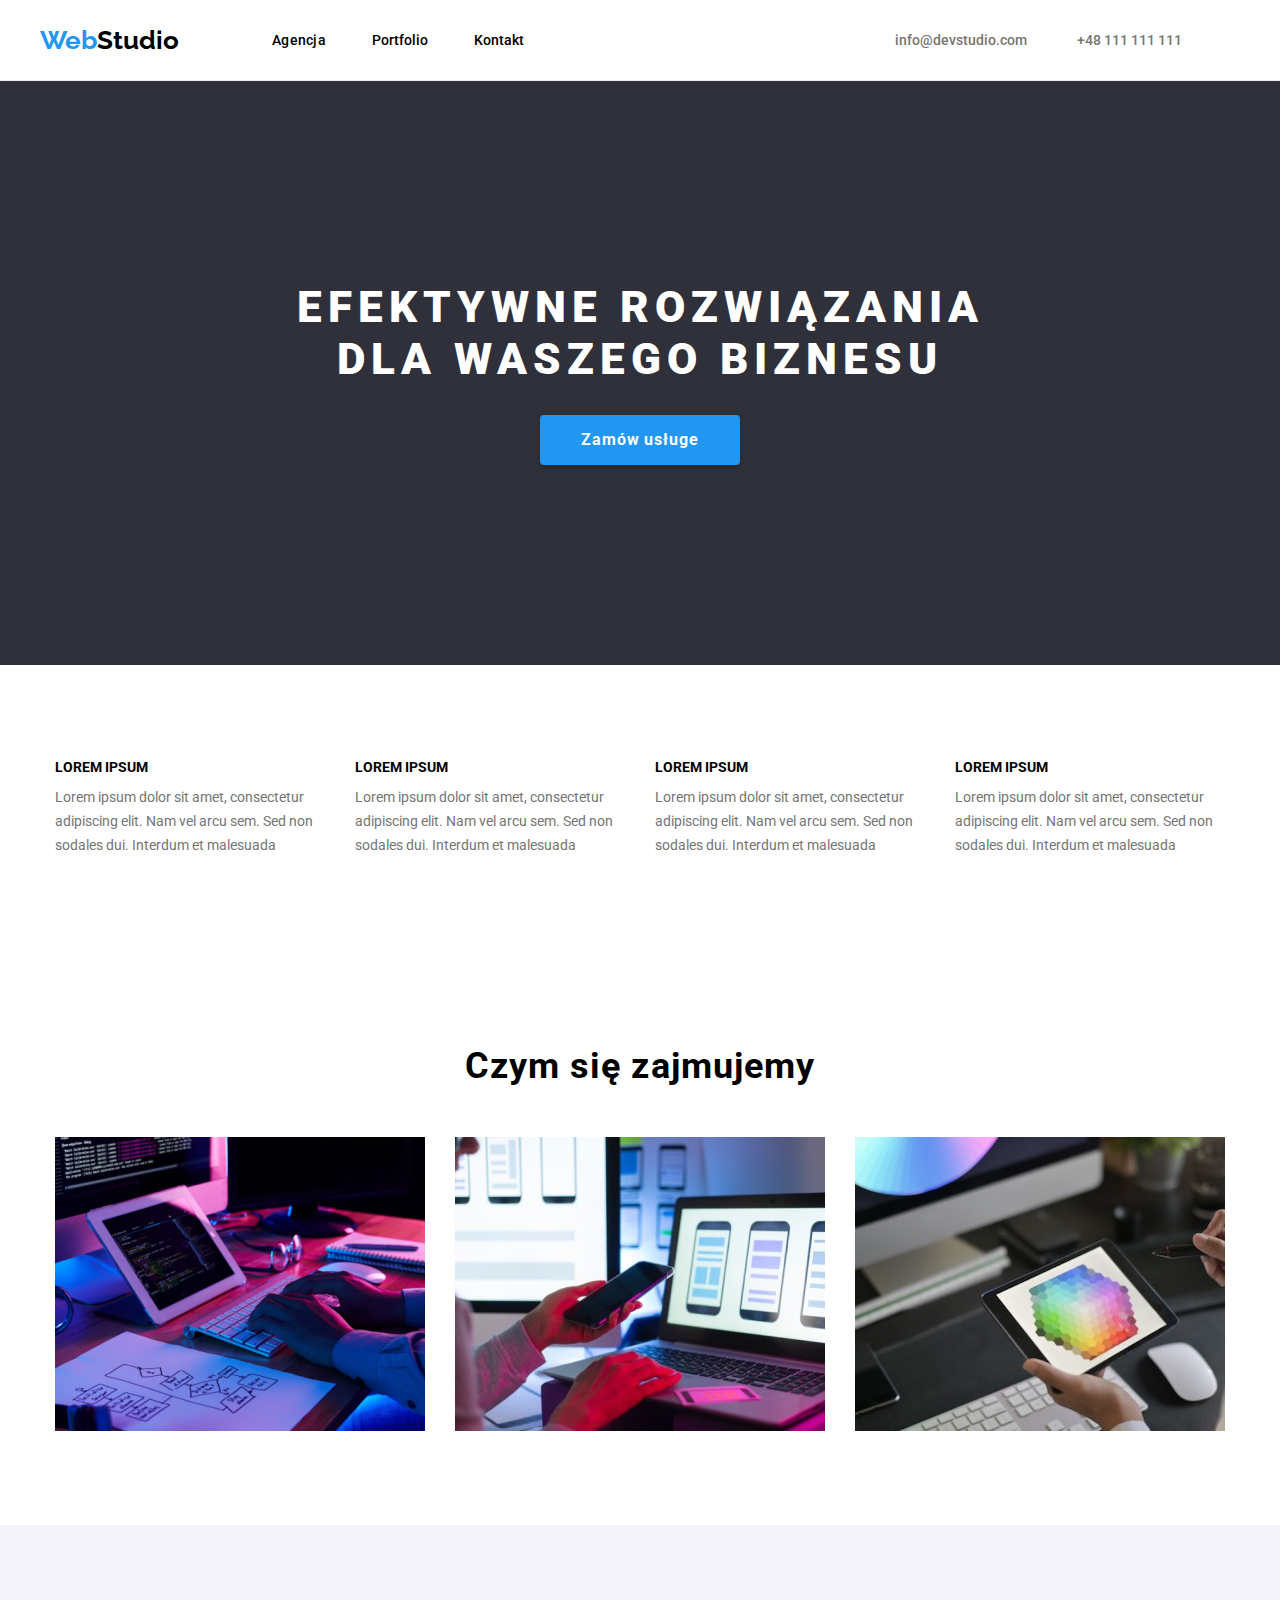
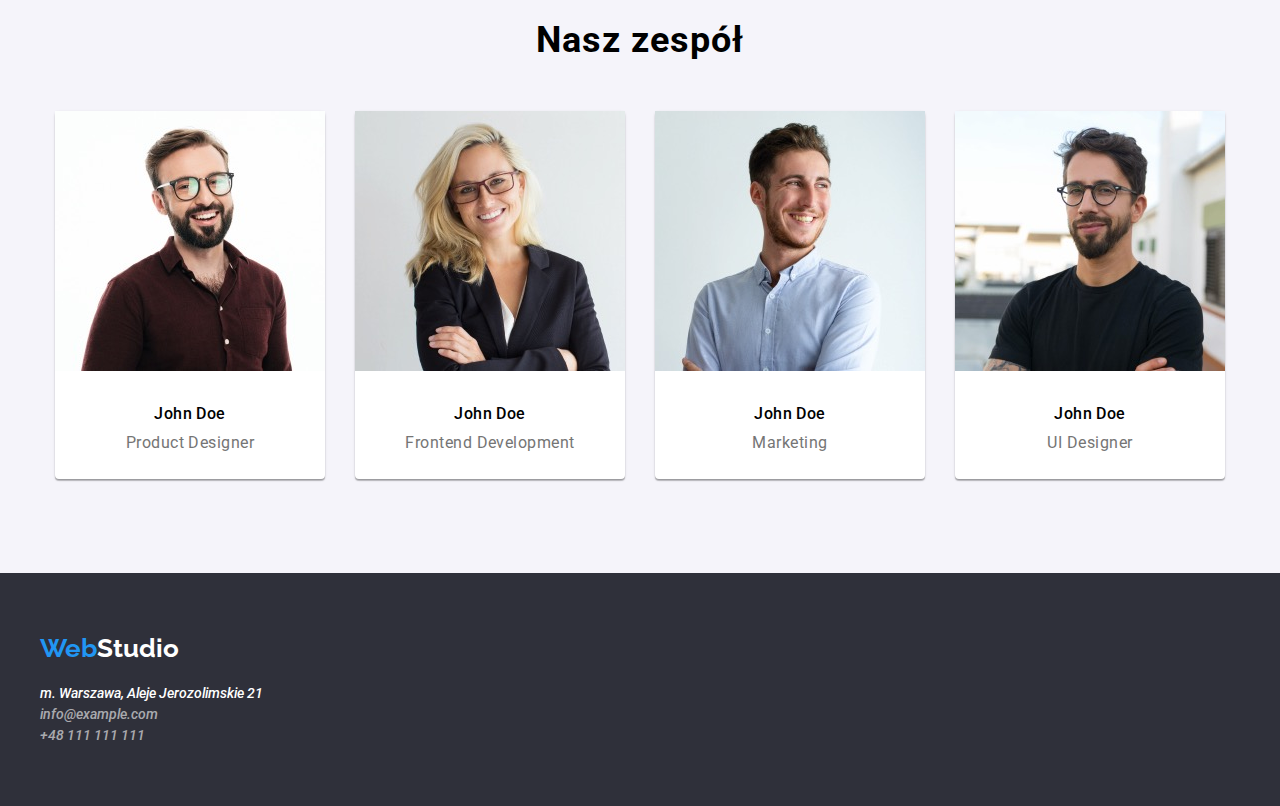
<file: index.html>
<!DOCTYPE html>
<html lang="en">
  <head>
    <meta charset="UTF-8" />
    <meta http-equiv="X-UA-Compatible" content="IE=edge" />
    <meta name="viewport" content="width=device-width, initial-scale=1.0" />
    <link rel="stylesheet" href="style/style.css" />
    <link rel="preconnect" href="https://fonts.googleapis.com" />
    <link rel="preconnect" href="https://fonts.gstatic.com" crossorigin />
    <link
      href="https://fonts.googleapis.com/css2?family=Raleway:wght@700&family=Roboto:wght@400;500;700;900&display=swap"
      rel="stylesheet"
    />
    <title>Studio</title>
  </head>
  <body>
    <header class="header_box">
      <div class="container">
        <div class="first_div">
          <a class="nav" href="./index.html"
            ><span class="first_color">Web</span>Studio</a
          >
          <nav class="navi_header">
            <ul class="list_header">
              <li class="item">
                <a class="agency" href="./Agencja">Agencja</a>
              </li>
              <li class="item">
                <a class="portfolio" href="./portfolio.html">Portfolio</a>
              </li>
              <li class="item">
                <a class="contact" href="./Kontakt">Kontakt</a>
              </li>
            </ul>
          </nav>
          <ul class="list">
            <li class="item">
              <a class="mail_head" href="mailto:info@devstudio.com"
                >info@devstudio.com</a
              >
            </li>
            <li class="item">
              <a class="tel_head" href="tel:+48111111111"> +48 111 111 111</a>
            </li>
          </ul>
        </div>
      </div>
    </header>
    <main>
      <section class="section_main">
        <div class="container">
          <div class="secondary_header">
            <h1 class="head_heading">
              EFEKTYWNE ROZWIĄZANIA DLA WASZEGO BIZNESU
            </h1>
            <button class="first_button" type="button">
              <span class="order">Zamów usługe</span>
            </button>
          </div>
        </div>
      </section>
      <section>
        <div class="container">
          <ul class="lorem_list">
            <li class="lorem1">
              <div class="lorem_box">
                <h4>LOREM IPSUM</h4>

                <p>
                  Lorem ipsum dolor sit amet, consectetur adipiscing elit. Nam
                  vel arcu sem. Sed non sodales dui. Interdum et malesuada
                </p>
              </div>
            </li>

            <li class="lorem2">
              <div class="lorem_box">
                <h4>LOREM IPSUM</h4>

                <p>
                  Lorem ipsum dolor sit amet, consectetur adipiscing elit. Nam
                  vel arcu sem. Sed non sodales dui. Interdum et malesuada
                </p>
              </div>
            </li>

            <li class="lorem3">
              <div class="lorem_box">
                <h4>LOREM IPSUM</h4>

                <p>
                  Lorem ipsum dolor sit amet, consectetur adipiscing elit. Nam
                  vel arcu sem. Sed non sodales dui. Interdum et malesuada
                </p>
              </div>
            </li>
            <li class="lorem4">
              <div class="lorem_box">
                <h4>LOREM IPSUM</h4>

                <p>
                  Lorem ipsum dolor sit amet, consectetur adipiscing elit. Nam
                  vel arcu sem. Sed non sodales dui. Interdum et malesuada
                </p>
              </div>
            </li>
          </ul>
        </div>
      </section>
      <section>
        <div class="container"></div>
          <h2 class="h2">Czym się zajmujemy</h2>
          <ul class="list_img">
            <li class="img_style1">
              <figure>
                <img
                  src="./images/image.jpg"
                  alt="desk, keyboard and a man designed by IT page"
                  width="370"
                  height="294"
                />
              </figure>
            </li>
            <li class="img_style2">
              <figure>
                <img
                  src="./images/image-3.jpg"
                  alt="man writing application code on the phone"
                  width="370"
                  height="294"
                />
              </figure>
            </li>
            <li class="img_style3">
              <figure>
                <img
                  src="./images/image-2.jpg"
                  alt="man holding tablet at the desk"
                  width="370"
                  height="294"
                />
              </figure>
            </li>
          </ul>
        </div>
      </section>
      <section class="background_crew">
        <div class="container">
          <h2 class="h2">Nasz zespół</h2>
          <ul class="list_crew">
            <li>
              <div class="box">
                <figure class="crew_img">
                  <img
                    src="./images/image-2-kopia.jpg?raw=true"
                    alt="crew no.1"
                    width="270"
                    height="260"
                  />
                  <figcaption>
                    <p class="name">John Doe</p>
                    <p class="workplace">Product Designer</p>
                  </figcaption>
                </figure>
              </div>
            </li>
            <li>
              <div class="box">
                <figure class="crew_img">
                  <img
                    src="./images/image-3-kopia.jpg?raw=true"
                    alt="crew no.2"
                    width="270"
                    height="260"
                  />
                  <figcaption>
                    <p class="name">John Doe</p>
                    <p class="workplace">Frontend Development</p>
                  </figcaption>
                </figure>
              </div>
            </li>
            <li>
              <div class="box">
                <figure class="crew_img">
                  <img
                    src="./images/image-4.jpg?raw=true"
                    alt="crew no.3"
                    width="270"
                    height="260"
                  />
                  <figcaption>
                    <p class="name">John Doe</p>
                    <p class="workplace">Marketing</p>
                  </figcaption>
                </figure>
              </div>
            </li>
            <li>
              <div class="box">
                <figure class="crew_img">
                  <img
                    src="./images/image-5.jpg?raw=true"
                    alt="crew no. 4"
                    width="270"
                    height="260"
                  />
                  <figcaption>
                    <p class="name">John Doe</p>
                    <p class="workplace">UI Designer</p>
                  </figcaption>
                </figure>
              </div>
            </li>
          </ul>
        </div>
      </section>
    </main>
    <footer class="footer">
      <div class="container">
        <a class="second_logo" href="/"
          ><span class="first_color">Web</span>Studio</a
        >
        <address class="adress_footer">
          <p>m. Warszawa, Aleje Jerozolimskie 21</p>
          <a class="mail" href="mailto:info@example.com">info@example.com</a>
          <br />
          <a class="tel_head" href="tel:+48111111111"> +48 111 111 111</a>
        </address>
      </div>
    </footer>
  </body>
</html>
</file>
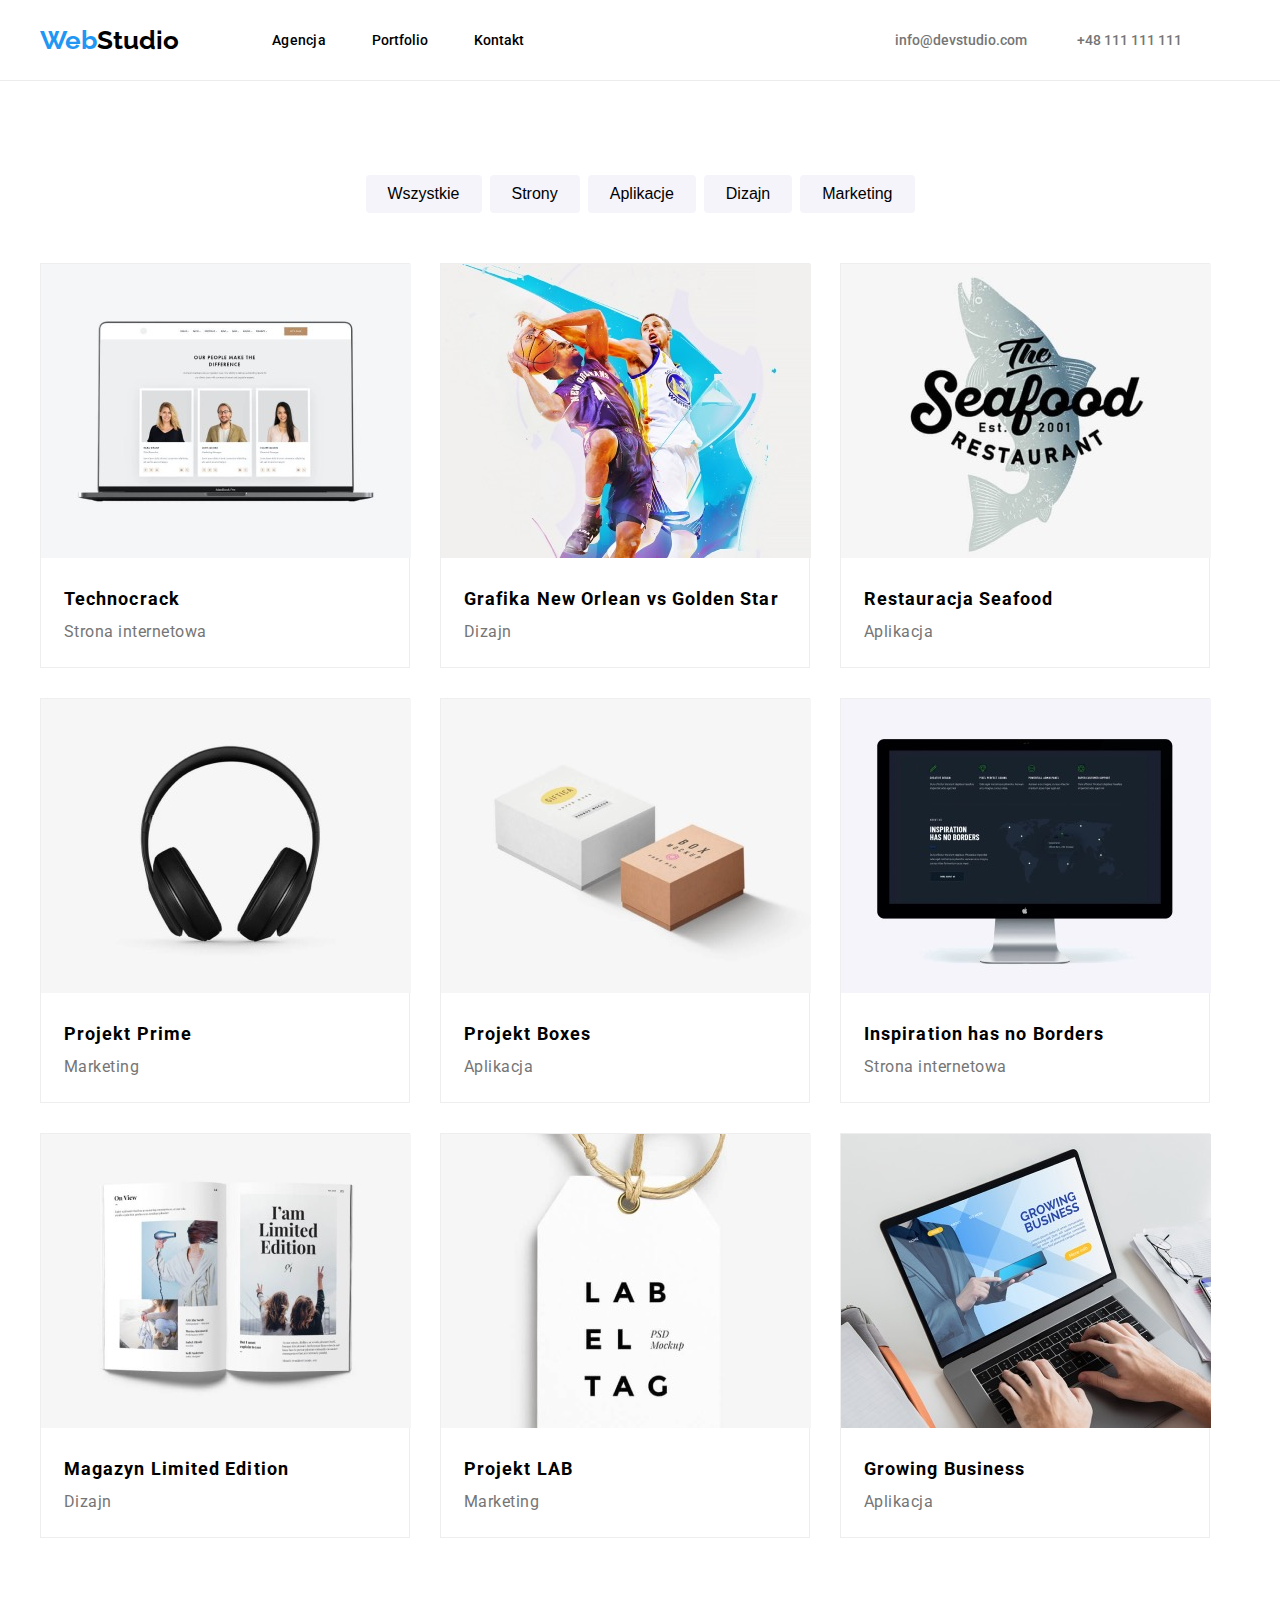
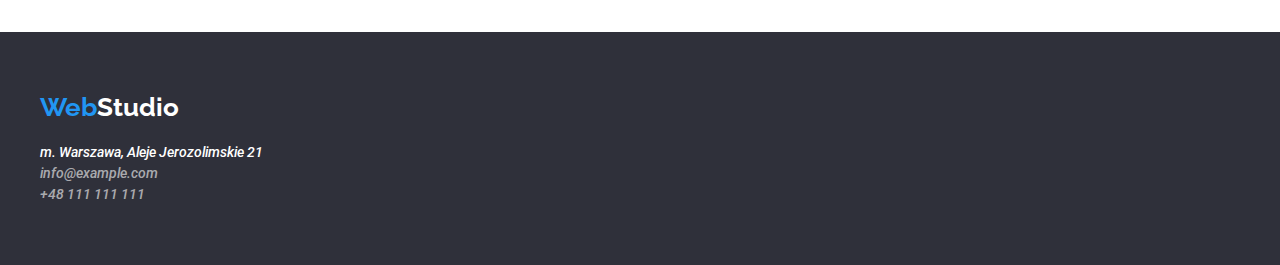
<file: portfolio.html>
<!DOCTYPE html>
<html lang="en">
  <head>
    <meta charset="UTF-8" />
    <meta http-equiv="X-UA-Compatible" content="IE=edge" />
    <meta name="viewport" content="width=device-width, initial-scale=1.0" />
    <link rel="stylesheet" href="style/style.css" />
    <link rel="preconnect" href="https://fonts.googleapis.com" />
    <link rel="preconnect" href="https://fonts.gstatic.com" crossorigin />
    <link
      href="https://fonts.googleapis.com/css2?family=Raleway:wght@700&family=Roboto:wght@400;500;700;900&display=swap"
      rel="stylesheet"
    />
    <title>Portfolio</title>
  </head>
  <body>
    <header class="header_box">
      <div class="container">
        <div class="first_div">
          <a class="nav" href="./index.html"
            ><span class="first_color">Web</span>Studio</a
          >
          <nav class="navi_header">
            <ul class="list_header">
              <li class="item">
                <a class="agency" href="./Agencja">Agencja</a>
              </li>
              <li class="item">
                <a class="portfolio" href="./portfolio.html">Portfolio</a>
              </li>
              <li class="item">
                <a class="contact" href="./Kontakt">Kontakt</a>
              </li>
            </ul>
          </nav>
          <ul class="list">
            <li class="item">
              <a class="mail_head" href="mailto:info@devstudio.com">
                info@devstudio.com</a
              >
            </li>
            <li class="item">
              <a class="tel_head" href="tel:+48111111111"> +48 111 111 111</a>
            </li>
          </ul>
        </div>
      </div>
    </header>
    <main class="main_portfolio">
      <nav>
        <div class="container">
          <ul class="navi_buttons">
            <li class="secondary_button1">
              <button class="button" type="button">Wszystkie</button>
            </li>
            <li class="secondary_button2">
              <button class="button" type="button">Strony</button>
            </li>
            <li class="secondary_button3">
              <button class="button" type="button">Aplikacje</button>
            </li>
            <li class="secondary_button4">
              <button class="button" type="button">Dizajn</button>
            </li>
            <li class="secondary_button5">
              <button class="button" type="button">Marketing</button>
            </li>
          </ul>
        </div>
      </nav>
      <div class="container">
        <ul class="navi_img">
          <li>
            <figure class="portfolio_box">
              <img src="./images/image10.jpg" alt="laptop" />
              <figcaption class="caption">
                <p class="designation">Technocrack</p>
                <p class="section">Strona internetowa</p>
              </figcaption>
            </figure>
          </li>
          <li>
            <figure class="portfolio_box">
              <img src="./images/image11.jpg" alt="basketball match" />
              <figcaption class="caption">
                <p class="designation">Grafika New Orlean vs Golden Star</p>
                <p class="section">Dizajn</p>
              </figcaption>
            </figure>
          </li>
          <li>
            <figure class="portfolio_box">
              <img src="./images/image12.jpg" alt="logo restaurant" />
              <figcaption class="caption">
                <p class="designation">Restauracja Seafood</p>
                <p class="section">Aplikacja</p>
              </figcaption>
            </figure>
          </li>
          <li>
            <figure class="portfolio_box">
              <img src="./images/image13.jpg" alt="headphones" />
              <figcaption class="caption">
                <p class="designation">Projekt Prime</p>
                <p class="section">Marketing</p>
              </figcaption>
            </figure>
          </li>
          <li>
            <figure class="portfolio_box">
              <img src="./images/image14.jpg" alt="boxes" />
              <figcaption class="caption">
                <p class="designation">Projekt Boxes</p>
                <p class="section">Aplikacja</p>
              </figcaption>
            </figure>
          </li>
          <li>
            <figure class="portfolio_box">
              <img src="./images/image15.jpg" alt="screen" />
              <figcaption class="caption">
                <p class="designation">Inspiration has no Borders</p>
                <p class="section">Strona internetowa</p>
              </figcaption>
            </figure>
          </li>
          <li>
            <figure class="portfolio_box">
              <img src="./images/image16.jpg" alt="book" />
              <figcaption class="caption">
                <p class="designation">Magazyn Limited Edition</p>
                <p class="section">Dizajn</p>
              </figcaption>
            </figure>
          </li>
          <li>
            <figure class="portfolio_box">
              <img src="./images/image17.jpg" alt="labeltag" />
              <figcaption class="caption">
                <p class="designation">Projekt LAB</p>
                <p class="section">Marketing</p>
              </figcaption>
            </figure>
          </li>
          <li>
            <figure class="portfolio_box">
              <img src="./images/image18.jpg" alt="writter" />
              <figcaption class="caption">
                <p class="designation">Growing Business</p>
                <p class="section">Aplikacja</p>
              </figcaption>
            </figure>
          </li>
        </ul>
      </div>
    </main>
    <footer class="footer">
      <div class="container">
        <a class="second_logo" href="/"
          ><span class="first_color">Web</span>Studio</a
        >
        <address class="adress_footer">
          <p>m. Warszawa, Aleje Jerozolimskie 21</p>
          <a class="mail" href="mailto:info@example.com">info@example.com</a>
          <br />
          <a class="tel_head" href="tel:+48111111111"> +48 111 111 111</a>
        </address>
      </div>
    </footer>
  </body>
</html>
</file>
<file: style/style.css>
* {
  box-sizing: border-box;
  margin: 0;
  padding: 0;
}

body {
  padding: 0;
  margin: 0;
  font-family: "Roboto";
  font-weight: 500;
  font-size: 14px;
  box-sizing: border-box;
}

:root {
  --brand-color: #2196f3;
  --background: #2f303a;
  --background2: #f5f4fa;
  --change-hover: #2196f3;
  --background_buttons: #f5f4fa;
}
/*  start hover/focus section */
.first_div a:hover,
.footer a:hover,
.first_div a:focus,
.footer a:focus {
  color: var(--change-hover);
}

.container {
  width: 1200px;
  margin: 0 auto;
}

button:hover,
button:focus {
  background-color: var(--change-hover);
  color: white;
  cursor: pointer;
}
/* end hover/focus section */
.list,
.lorem_list,
.list_img,
.list_header,
.list_crew,
.navi_buttons,
.navi_img li,
a {
  list-style: none;
  text-decoration: none;
  color: black;
}
.secondary_header {
  top: 80px;
}
.section_main {
  background-color: var(--background);
}
.nav {
  text-decoration: none;
  font-size: 26px;
  font-weight: 700;
  font-family: "raleway";
}

.agency {
  font-size: 14px;
  letter-spacing: 0.02em;
}

.portfolio {
  text-decoration: none;
}

.contact {
  text-decoration: none;
}

.mail_head {
  color: #757575;
  letter-spacing: 2%;
  padding-left: 371px;
  padding-right: 50px;
}

.tel_head {
  color: #757575;
  letter-spacing: 2%;
}

.head_heading {
  color: white;
  font-weight: 900;
  font-size: 44px;
  letter-spacing: 6px;
}

.order {
  color: white;
  font-family: "Roboto";
  font-weight: 700;
  font-size: 16px;
  letter-spacing: 6px;
  line-height: 30px;
  letter-spacing: 0.06em;
  text-align: center;
}

.first_color {
  color: var(--brand-color);
}

.background_crew {
  background-color: var(--background2);
}

.crew_img {
  background-color: white;
  border-radius: 4px;
  box-shadow: 0px 2px 1px 0px rgba(0, 0, 0, 0.2),
    0px 1px 1px 0px rgba(0, 0, 0, 0.14), 0px 1px 3px 0px rgba(0, 0, 0, 0.12);
  width: 270px;
  height: 368px;
  margin-bottom: 94px;
}

.crew_img figcaption {
  margin-top: 30px;
  margin-bottom: 30px;
}

.h2 {
  font-family: "Roboto";
  font-size: 36px;
  font-weight: 700;
  line-height: 42px;
  letter-spacing: 0.03em;
  justify-content: center;
  text-align: center;
  padding: 94px 0 50px 0;
}

/* FOOTER LINE */
.footer {
  background-color: var(--background);
  padding: 60px 0;
}

.second_logo {
  color: white;
  text-decoration: none;
  font-size: 26px;
  font-weight: 700;
  font-family: "raleway";
}

.adress_footer > p {
  color: white;
}

.adress_footer > a {
  color: #ffffff99;
}

.adress_footer {
  margin-top: 20px;

  line-height: 1.5;
}

/* END FOOTER LINE */

.navi_buttons {
  display: flex;
  justify-content: center;
}

.button {
  font-size: 16px;
  background-color: var(--background_buttons);
  border-radius: 4px;
  border-style: none;
  font-weight: 500;
  height: 38px;
  text-align: center;
  padding: 6px 22px;
  margin-top: 94px;
  margin-bottom: 50px;
}
.navi_buttons li:nth-child(-2n + 4) {
  margin: 0 8px;
}
.first_button {
  box-shadow: 0px 4px 4px 0px rgba(0, 0, 0, 0.15);
  background: var(--brand-color);
  cursor: pointer;
  border-radius: 4px;
  border-style: none;
  margin-top: 30px;
  width: 200px;
  height: 50px;
}

.lorem_list h4 {
  font: size 14px;
  font-weight: 700;
  line-height: 16.41px;
  letter-spacing: 3%;
  margin-bottom: 10px;
}

.lorem_list p {
  font-weight: 400;
  line-height: 24px;
  letter-spacing: 3%;
  text-align: left;
  color: #757575;
}

.lorem_list div {
  margin: 94px 15px;
}
.name {
  font-family: "Roboto";
  font-size: 16px;
  font-weight: 500;
  line-height: 19px;
  letter-spacing: 0.03em;
  text-align: center;
  margin-bottom: 10px;
}

.workplace {
  font-family: "Roboto";
  font-size: 16px;
  font-weight: 400;
  line-height: 19px;
  letter-spacing: 0.03em;
  text-align: center;
  color: #757575;
}

.designation {
  font-family: "Roboto";
  font-size: 18px;
  font-weight: 700;
  line-height: 36px;
  letter-spacing: 0.06em;
  text-align: left;
  font-style: normal;
}

.section {
  font-family: "Roboto";
  font-size: 16px;
  font-weight: 400;
  line-height: 30px;
  letter-spacing: 0.03em;
  text-align: left;
  color: #757575;
  font-style: normal;
}

.portfolio_box {
  width: 370px;
  border: 1px solid rgba(238, 238, 238, 1);
}

.caption {
  padding: 20px 23px;
}

/* pozycjonowanie box-nawigacyjny  --> */

.list,
.list_header {
  display: flex;
  list-style: none;
}

/* To jest dobrze */
li .portfolio {
  padding: 0 46px;
}

.first_div {
  display: flex;
  align-items: center;
}

.header_box {
  border-bottom: 1px solid rgba(236, 236, 236, 1);
}
.navi_header {
  padding-left: 93px;
}

.list,
/* .list_header */
 .agency,
.portfolio,
.contact {
  text-decoration: none;
  color: black;
  background-color: #fff;
}

.list_header {
  padding: 0;
  margin: 0;
}

.list {
  justify-content: flex-end;
  display: flex;
  padding: 0;
}

header .first_div {
  height: 80px;
}

.secondary_header {
  display: block;
  text-align: center;
  justify-content: center;
  padding-top: 200px;
  padding-bottom: 200px;
}

.head_heading {
  width: 696px;
  margin: 0 auto;
}

.lorem_box {
  max-width: 270px;
  padding: 0, 15px;
}

.lorem_list {
  display: flex;
  justify-content: center;
}

.list_img {
  display: flex;
  justify-content: center;
  padding: 0;
  margin: 0;
}

.list_img li {
  width: 370px;
  height: 294px;
  justify-content: center;
  margin: 0 15px;
  margin-bottom: 94px;
}

.list_crew {
  display: flex;
  justify-content: center;
}

.box {
  margin: 0 15px;
}

.navi_img {
  display: flex;
  gap: 30px;
  flex-wrap: wrap;
  margin-bottom: 94px;
}
</file>
